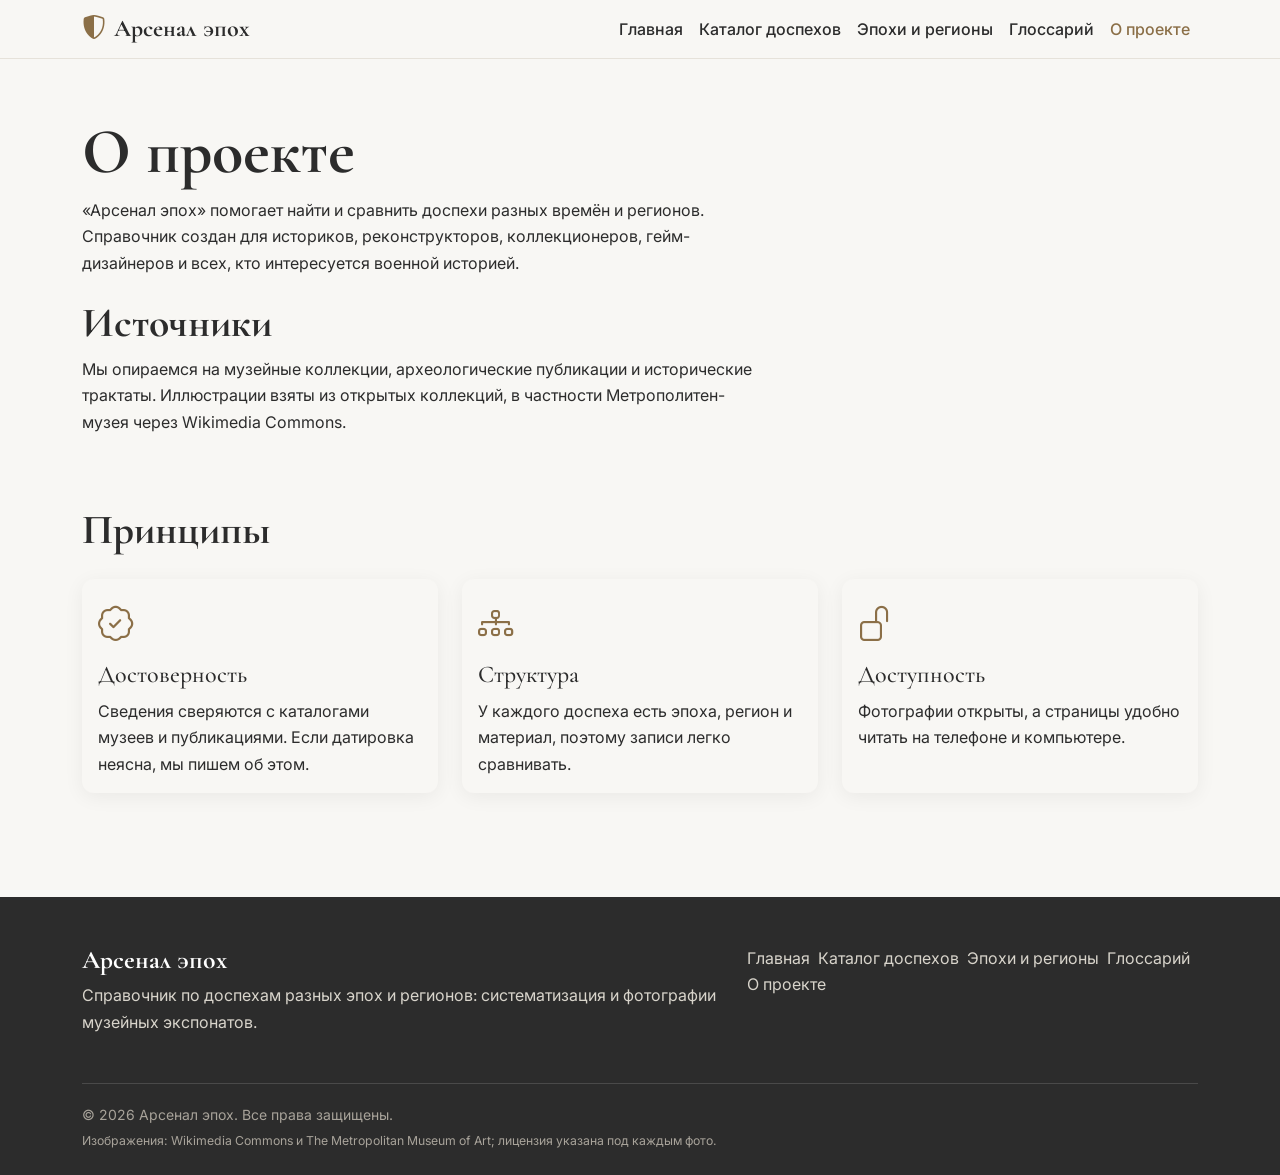
<file: about.html>
<!DOCTYPE html>
<html lang="ru">
<head>
<meta charset="UTF-8"><meta name="viewport" content="width=device-width, initial-scale=1">
<title>О проекте — Арсенал эпох</title>
<meta name="description" content="О справочнике по доспехам: для кого он создан, какие источники используются и на каких принципах построен.">
<script>document.documentElement.classList.add("js")</script>
<link rel="icon" href="data:image/svg+xml,%3Csvg xmlns='http://www.w3.org/2000/svg' viewBox='0 0 64 64'%3E%3Crect width='64' height='64' rx='14' fill='%238b6f47'/%3E%3Cpath d='M32 10l18 6v14c0 12-8 20-18 24C22 50 14 42 14 30V16z' fill='%23fff'/%3E%3C/svg%3E">
<meta property="og:type" content="website"><meta property="og:locale" content="ru_RU"><meta property="og:site_name" content="Арсенал эпох">
<meta property="og:title" content="О проекте — Арсенал эпох"><meta property="og:description" content="О справочнике по доспехам: для кого он создан, какие источники используются и на каких принципах построен.">
<meta property="og:image" content="https://commons.wikimedia.org/wiki/Special:FilePath/Armor_of_Emperor_Ferdinand_I_(1503%E2%80%931564)_MET_96543.jpg?width=1200">
<link href="https://cdn.jsdelivr.net/npm/bootstrap@5.3.3/dist/css/bootstrap.min.css" rel="stylesheet">
<link href="https://cdn.jsdelivr.net/npm/bootstrap-icons@1.11.3/font/bootstrap-icons.css" rel="stylesheet">
<link rel="preconnect" href="https://fonts.googleapis.com"><link rel="preconnect" href="https://fonts.gstatic.com" crossorigin>
<link href="https://fonts.googleapis.com/css2?family=Cormorant+Garamond:wght@600;700&family=Inter:wght@400;500;600&display=swap" rel="stylesheet">
<link href="css/style.css" rel="stylesheet">
</head>
<body>
<a class="skip" href="#main">К содержимому</a>
<header class="sticky-top">
<nav class="navbar navbar-expand-md site-nav" aria-label="Основное меню"><div class="container">
<a class="navbar-brand d-flex align-items-center gap-2" href="index.html"><i class="bi bi-shield-shaded" aria-hidden="true"></i>Арсенал эпох</a>
<button class="navbar-toggler" type="button" data-bs-toggle="collapse" data-bs-target="#nav" aria-controls="nav" aria-expanded="false" aria-label="Открыть меню"><span class="navbar-toggler-icon"></span></button>
<div class="collapse navbar-collapse" id="nav"><ul class="navbar-nav ms-auto"><li class="nav-item"><a class="nav-link" href="index.html">Главная</a></li><li class="nav-item"><a class="nav-link" href="catalog.html">Каталог доспехов</a></li><li class="nav-item"><a class="nav-link" href="epochs.html">Эпохи и регионы</a></li><li class="nav-item"><a class="nav-link" href="glossary.html">Глоссарий</a></li><li class="nav-item"><a class="nav-link active" href="about.html" aria-current="page">О проекте</a></li></ul></div>
</div></nav></header>
<main id="main">

<section class="section pb-0"><div class="container"><h1>О проекте</h1><div class="prose"><p>«Арсенал эпох» помогает найти и сравнить доспехи разных времён и регионов. Справочник создан для историков, реконструкторов, коллекционеров, гейм-дизайнеров и всех, кто интересуется военной историей.</p>
<h2 class="mt-4">Источники</h2><p>Мы опираемся на музейные коллекции, археологические публикации и исторические трактаты. Иллюстрации взяты из открытых коллекций, в частности Метрополитен-музея через Wikimedia Commons.</p></div></div></section>
<section class="section" aria-labelledby="pr"><div class="container"><h2 id="pr" class="mb-4">Принципы</h2><div class="row g-4">
<div class="col-md-4 reveal"><div class="card armor-card h-100"><div class="card-body"><i class="bi bi-patch-check icon-box" aria-hidden="true"></i><h3 class="h4 mt-2">Достоверность</h3><p class="mb-0">Сведения сверяются с каталогами музеев и публикациями. Если датировка неясна, мы пишем об этом.</p></div></div></div><div class="col-md-4 reveal"><div class="card armor-card h-100"><div class="card-body"><i class="bi bi-diagram-3 icon-box" aria-hidden="true"></i><h3 class="h4 mt-2">Структура</h3><p class="mb-0">У каждого доспеха есть эпоха, регион и материал, поэтому записи легко сравнивать.</p></div></div></div><div class="col-md-4 reveal"><div class="card armor-card h-100"><div class="card-body"><i class="bi bi-unlock icon-box" aria-hidden="true"></i><h3 class="h4 mt-2">Доступность</h3><p class="mb-0">Фотографии открыты, а страницы удобно читать на телефоне и компьютере.</p></div></div></div></div></div></section>
</main>
<footer class="site-footer"><div class="container">
<div class="row g-4"><div class="col-md-7"><h2>Арсенал эпох</h2><p>Справочник по доспехам разных эпох и регионов: систематизация и фотографии музейных экспонатов.</p></div>
<div class="col-md-5"><nav aria-label="Меню в подвале"><ul class="list-inline"><li class="list-inline-item"><a href="index.html">Главная</a></li><li class="list-inline-item"><a href="catalog.html">Каталог доспехов</a></li><li class="list-inline-item"><a href="epochs.html">Эпохи и регионы</a></li><li class="list-inline-item"><a href="glossary.html">Глоссарий</a></li><li class="list-inline-item"><a href="about.html">О проекте</a></li></ul></nav></div></div>
<div class="copyright"><p class="mb-1">© 2026 Арсенал эпох. Все права защищены.</p><p class="small mb-0">Изображения: Wikimedia Commons и The Metropolitan Museum of Art; лицензия указана под каждым фото.</p></div>
</div></footer>
<button type="button" class="back-to-top" id="toTop"><i class="bi bi-arrow-up" aria-hidden="true"></i><span>Наверх</span></button>
<script src="https://cdn.jsdelivr.net/npm/bootstrap@5.3.3/dist/js/bootstrap.bundle.min.js"></script>
<script src="js/main.js"></script>
</body>
</html>
</file>
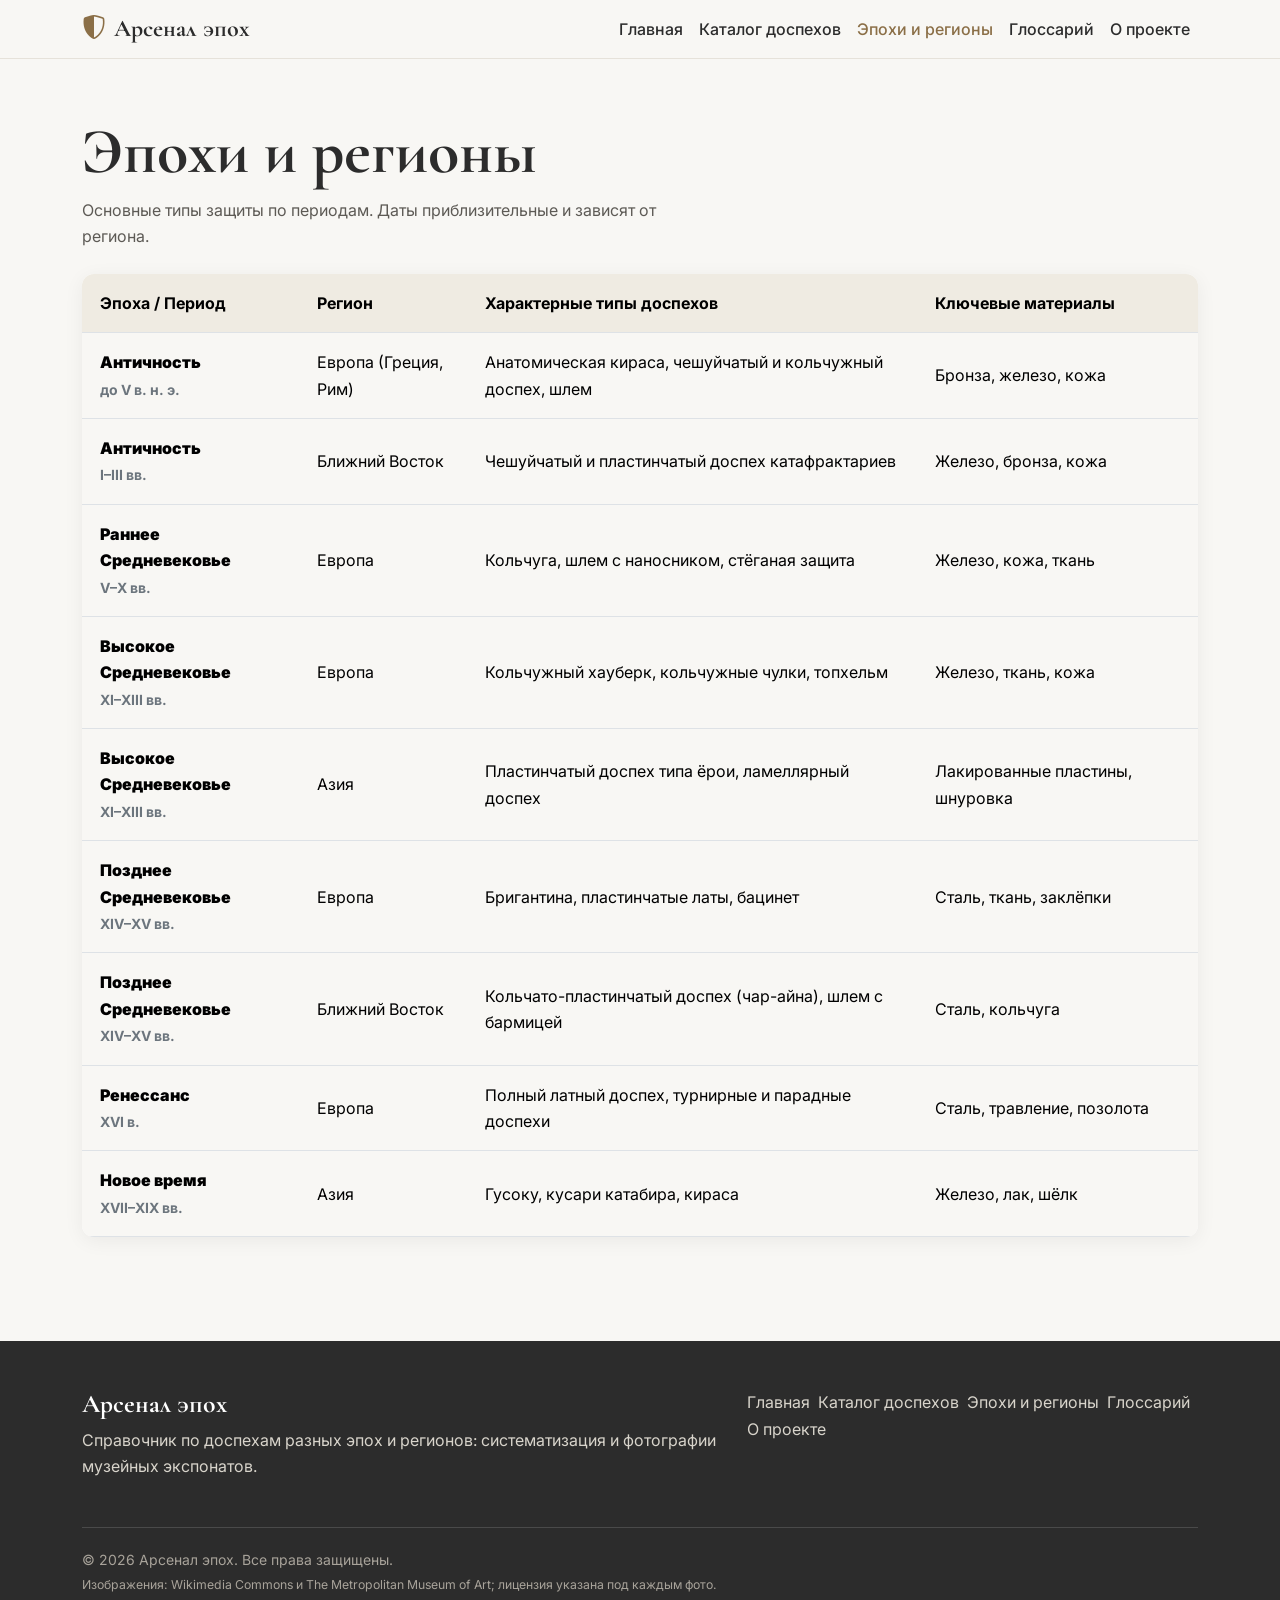
<file: epochs.html>
<!DOCTYPE html>
<html lang="ru">
<head>
<meta charset="UTF-8"><meta name="viewport" content="width=device-width, initial-scale=1">
<title>Эпохи и регионы — Арсенал эпох</title>
<meta name="description" content="Таблица доспехов по эпохам и регионам: от античности до Нового времени, типы и материалы.">
<script>document.documentElement.classList.add("js")</script>
<link rel="icon" href="data:image/svg+xml,%3Csvg xmlns='http://www.w3.org/2000/svg' viewBox='0 0 64 64'%3E%3Crect width='64' height='64' rx='14' fill='%238b6f47'/%3E%3Cpath d='M32 10l18 6v14c0 12-8 20-18 24C22 50 14 42 14 30V16z' fill='%23fff'/%3E%3C/svg%3E">
<meta property="og:type" content="website"><meta property="og:locale" content="ru_RU"><meta property="og:site_name" content="Арсенал эпох">
<meta property="og:title" content="Эпохи и регионы — Арсенал эпох"><meta property="og:description" content="Таблица доспехов по эпохам и регионам: от античности до Нового времени, типы и материалы.">
<meta property="og:image" content="https://commons.wikimedia.org/wiki/Special:FilePath/Armor_of_Emperor_Ferdinand_I_(1503%E2%80%931564)_MET_96543.jpg?width=1200">
<link href="https://cdn.jsdelivr.net/npm/bootstrap@5.3.3/dist/css/bootstrap.min.css" rel="stylesheet">
<link href="https://cdn.jsdelivr.net/npm/bootstrap-icons@1.11.3/font/bootstrap-icons.css" rel="stylesheet">
<link rel="preconnect" href="https://fonts.googleapis.com"><link rel="preconnect" href="https://fonts.gstatic.com" crossorigin>
<link href="https://fonts.googleapis.com/css2?family=Cormorant+Garamond:wght@600;700&family=Inter:wght@400;500;600&display=swap" rel="stylesheet">
<link href="css/style.css" rel="stylesheet">
</head>
<body>
<a class="skip" href="#main">К содержимому</a>
<header class="sticky-top">
<nav class="navbar navbar-expand-md site-nav" aria-label="Основное меню"><div class="container">
<a class="navbar-brand d-flex align-items-center gap-2" href="index.html"><i class="bi bi-shield-shaded" aria-hidden="true"></i>Арсенал эпох</a>
<button class="navbar-toggler" type="button" data-bs-toggle="collapse" data-bs-target="#nav" aria-controls="nav" aria-expanded="false" aria-label="Открыть меню"><span class="navbar-toggler-icon"></span></button>
<div class="collapse navbar-collapse" id="nav"><ul class="navbar-nav ms-auto"><li class="nav-item"><a class="nav-link" href="index.html">Главная</a></li><li class="nav-item"><a class="nav-link" href="catalog.html">Каталог доспехов</a></li><li class="nav-item"><a class="nav-link active" href="epochs.html" aria-current="page">Эпохи и регионы</a></li><li class="nav-item"><a class="nav-link" href="glossary.html">Глоссарий</a></li><li class="nav-item"><a class="nav-link" href="about.html">О проекте</a></li></ul></div>
</div></nav></header>
<main id="main">

<section class="section"><div class="container"><h1>Эпохи и регионы</h1><p class="lead-muted">Основные типы защиты по периодам. Даты приблизительные и зависят от региона.</p>
<div class="table-responsive epochs-table mt-4"><table class="table table-hover align-middle mb-0"><thead><tr><th scope="col">Эпоха / Период</th><th scope="col">Регион</th><th scope="col">Характерные типы доспехов</th><th scope="col">Ключевые материалы</th></tr></thead><tbody><tr><th scope='row'><strong>Античность</strong><br><span class='small text-secondary'>до V в. н. э.</span></th><td>Европа (Греция, Рим)</td><td>Анатомическая кираса, чешуйчатый и кольчужный доспех, шлем</td><td>Бронза, железо, кожа</td></tr><tr><th scope='row'><strong>Античность</strong><br><span class='small text-secondary'>I–III вв.</span></th><td>Ближний Восток</td><td>Чешуйчатый и пластинчатый доспех катафрактариев</td><td>Железо, бронза, кожа</td></tr><tr><th scope='row'><strong>Раннее Средневековье</strong><br><span class='small text-secondary'>V–X вв.</span></th><td>Европа</td><td>Кольчуга, шлем с наносником, стёганая защита</td><td>Железо, кожа, ткань</td></tr><tr><th scope='row'><strong>Высокое Средневековье</strong><br><span class='small text-secondary'>XI–XIII вв.</span></th><td>Европа</td><td>Кольчужный хауберк, кольчужные чулки, топхельм</td><td>Железо, ткань, кожа</td></tr><tr><th scope='row'><strong>Высокое Средневековье</strong><br><span class='small text-secondary'>XI–XIII вв.</span></th><td>Азия</td><td>Пластинчатый доспех типа ёрои, ламеллярный доспех</td><td>Лакированные пластины, шнуровка</td></tr><tr><th scope='row'><strong>Позднее Средневековье</strong><br><span class='small text-secondary'>XIV–XV вв.</span></th><td>Европа</td><td>Бригантина, пластинчатые латы, бацинет</td><td>Сталь, ткань, заклёпки</td></tr><tr><th scope='row'><strong>Позднее Средневековье</strong><br><span class='small text-secondary'>XIV–XV вв.</span></th><td>Ближний Восток</td><td>Кольчато-пластинчатый доспех (чар-айна), шлем с бармицей</td><td>Сталь, кольчуга</td></tr><tr><th scope='row'><strong>Ренессанс</strong><br><span class='small text-secondary'>XVI в.</span></th><td>Европа</td><td>Полный латный доспех, турнирные и парадные доспехи</td><td>Сталь, травление, позолота</td></tr><tr><th scope='row'><strong>Новое время</strong><br><span class='small text-secondary'>XVII–XIX вв.</span></th><td>Азия</td><td>Гусоку, кусари катабира, кираса</td><td>Железо, лак, шёлк</td></tr></tbody></table></div></div></section>
</main>
<footer class="site-footer"><div class="container">
<div class="row g-4"><div class="col-md-7"><h2>Арсенал эпох</h2><p>Справочник по доспехам разных эпох и регионов: систематизация и фотографии музейных экспонатов.</p></div>
<div class="col-md-5"><nav aria-label="Меню в подвале"><ul class="list-inline"><li class="list-inline-item"><a href="index.html">Главная</a></li><li class="list-inline-item"><a href="catalog.html">Каталог доспехов</a></li><li class="list-inline-item"><a href="epochs.html">Эпохи и регионы</a></li><li class="list-inline-item"><a href="glossary.html">Глоссарий</a></li><li class="list-inline-item"><a href="about.html">О проекте</a></li></ul></nav></div></div>
<div class="copyright"><p class="mb-1">© 2026 Арсенал эпох. Все права защищены.</p><p class="small mb-0">Изображения: Wikimedia Commons и The Metropolitan Museum of Art; лицензия указана под каждым фото.</p></div>
</div></footer>
<button type="button" class="back-to-top" id="toTop"><i class="bi bi-arrow-up" aria-hidden="true"></i><span>Наверх</span></button>
<script src="https://cdn.jsdelivr.net/npm/bootstrap@5.3.3/dist/js/bootstrap.bundle.min.js"></script>
<script src="js/main.js"></script>
</body>
</html>
</file>
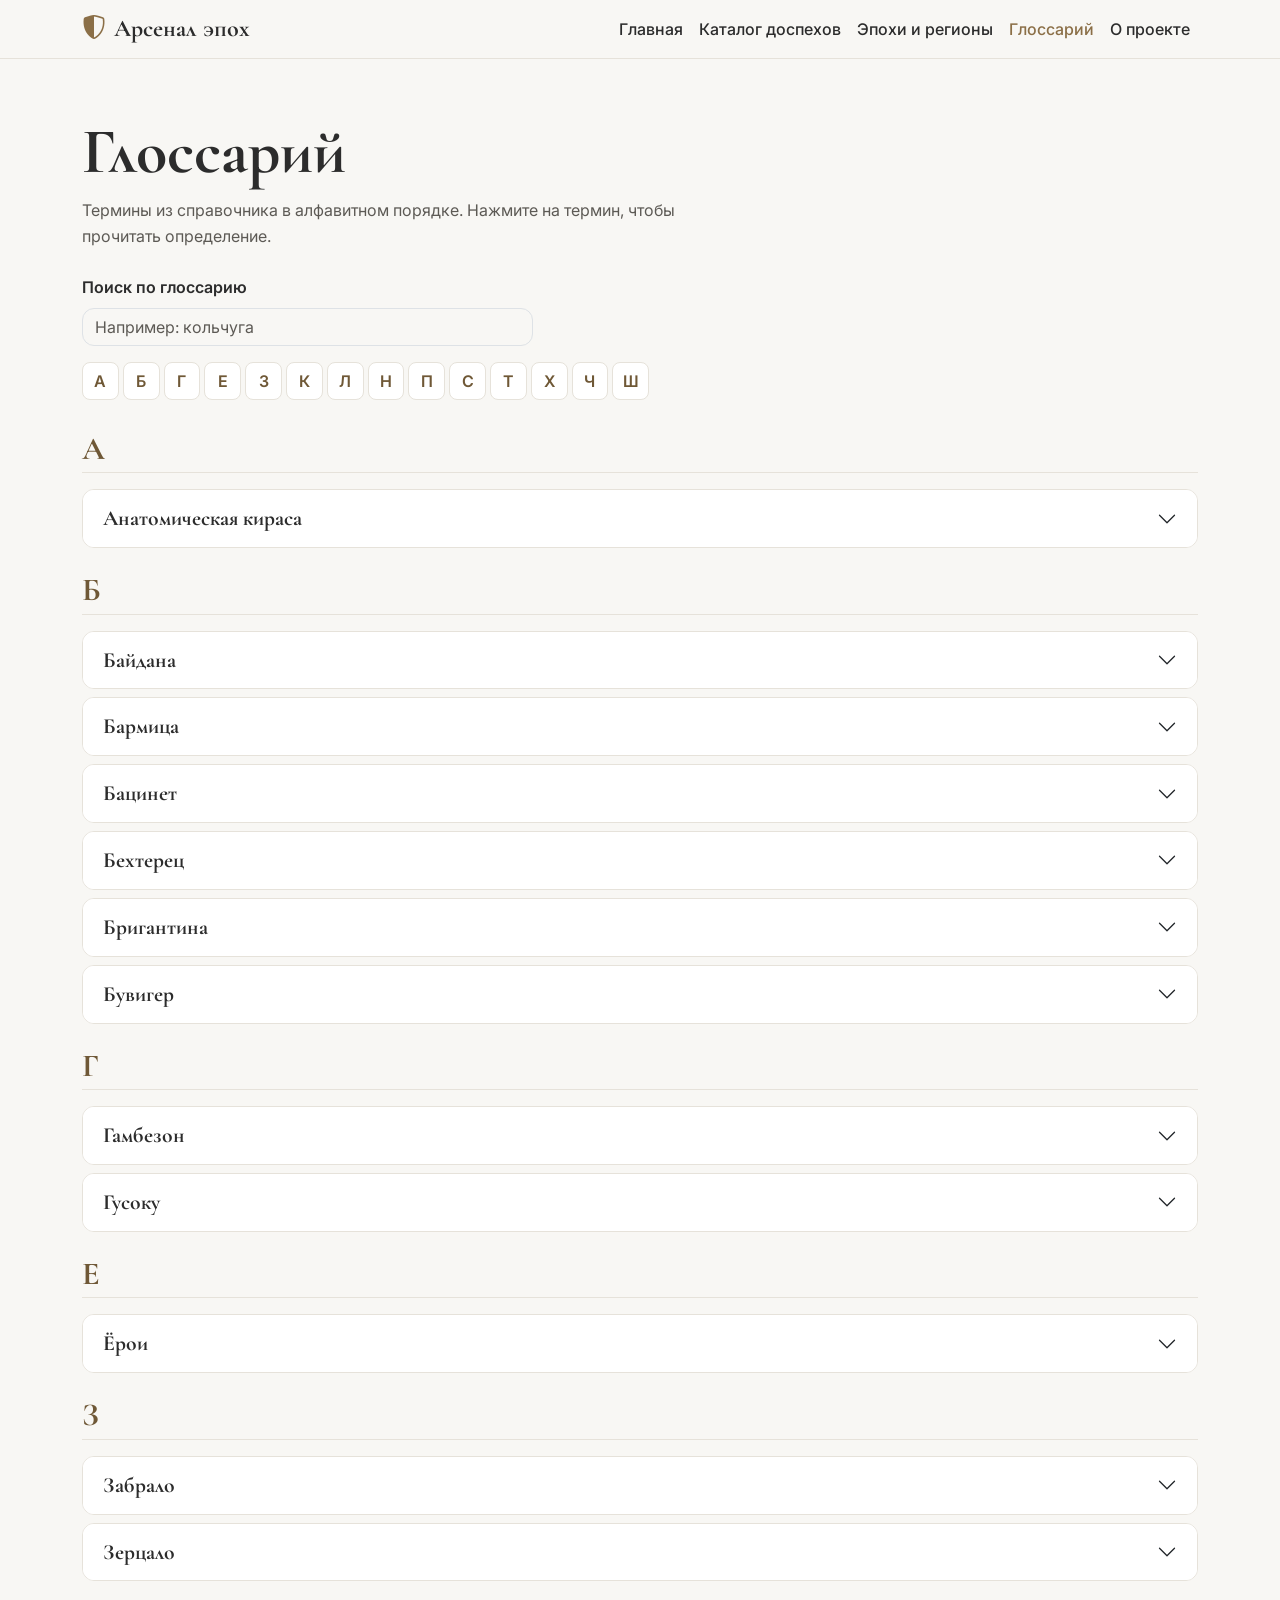
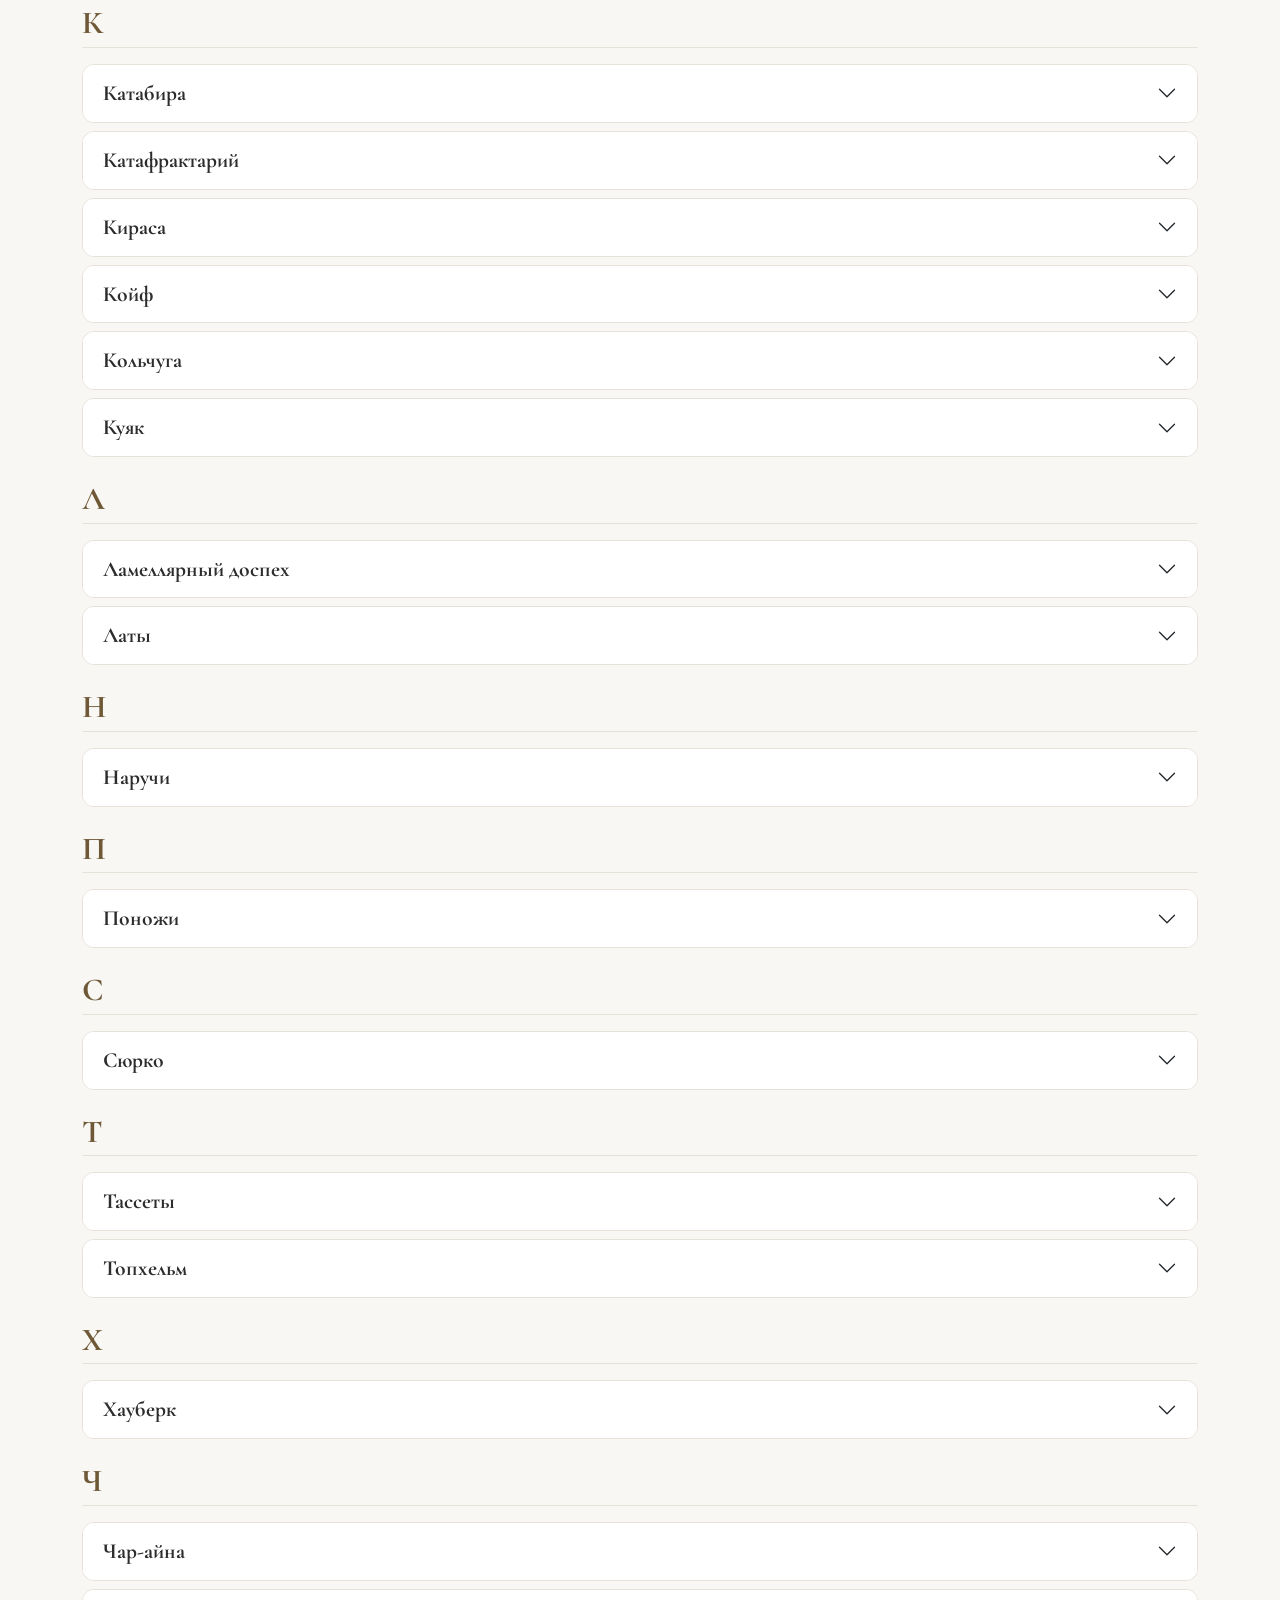
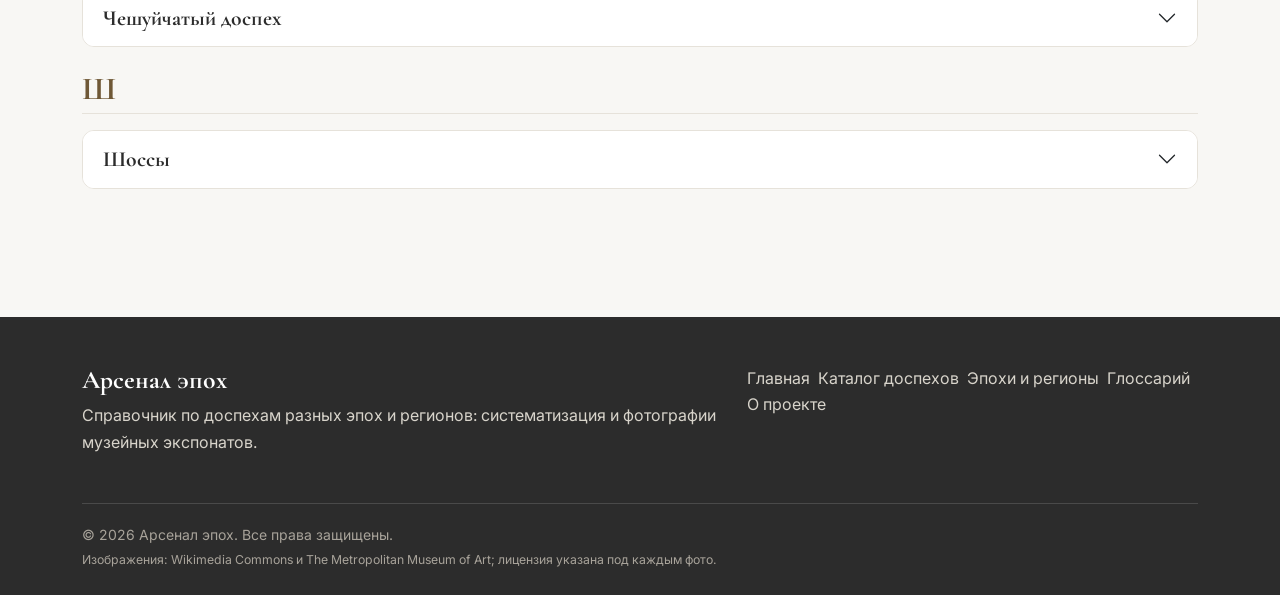
<file: glossary.html>
<!DOCTYPE html>
<html lang="ru">
<head>
<meta charset="UTF-8"><meta name="viewport" content="width=device-width, initial-scale=1">
<title>Глоссарий — Арсенал эпох</title>
<meta name="description" content="Алфавитный словарь терминов о доспехах: хауберк, байдана, бригантина, зерцало, куяк, наручи, шоссы и другие.">
<script>document.documentElement.classList.add("js")</script>
<link rel="icon" href="data:image/svg+xml,%3Csvg xmlns='http://www.w3.org/2000/svg' viewBox='0 0 64 64'%3E%3Crect width='64' height='64' rx='14' fill='%238b6f47'/%3E%3Cpath d='M32 10l18 6v14c0 12-8 20-18 24C22 50 14 42 14 30V16z' fill='%23fff'/%3E%3C/svg%3E">
<meta property="og:type" content="website"><meta property="og:locale" content="ru_RU"><meta property="og:site_name" content="Арсенал эпох">
<meta property="og:title" content="Глоссарий — Арсенал эпох"><meta property="og:description" content="Алфавитный словарь терминов о доспехах: хауберк, байдана, бригантина, зерцало, куяк, наручи, шоссы и другие.">
<meta property="og:image" content="https://commons.wikimedia.org/wiki/Special:FilePath/Armor_of_Emperor_Ferdinand_I_(1503%E2%80%931564)_MET_96543.jpg?width=1200">
<link href="https://cdn.jsdelivr.net/npm/bootstrap@5.3.3/dist/css/bootstrap.min.css" rel="stylesheet">
<link href="https://cdn.jsdelivr.net/npm/bootstrap-icons@1.11.3/font/bootstrap-icons.css" rel="stylesheet">
<link rel="preconnect" href="https://fonts.googleapis.com"><link rel="preconnect" href="https://fonts.gstatic.com" crossorigin>
<link href="https://fonts.googleapis.com/css2?family=Cormorant+Garamond:wght@600;700&family=Inter:wght@400;500;600&display=swap" rel="stylesheet">
<link href="css/style.css" rel="stylesheet">
</head>
<body>
<a class="skip" href="#main">К содержимому</a>
<header class="sticky-top">
<nav class="navbar navbar-expand-md site-nav" aria-label="Основное меню"><div class="container">
<a class="navbar-brand d-flex align-items-center gap-2" href="index.html"><i class="bi bi-shield-shaded" aria-hidden="true"></i>Арсенал эпох</a>
<button class="navbar-toggler" type="button" data-bs-toggle="collapse" data-bs-target="#nav" aria-controls="nav" aria-expanded="false" aria-label="Открыть меню"><span class="navbar-toggler-icon"></span></button>
<div class="collapse navbar-collapse" id="nav"><ul class="navbar-nav ms-auto"><li class="nav-item"><a class="nav-link" href="index.html">Главная</a></li><li class="nav-item"><a class="nav-link" href="catalog.html">Каталог доспехов</a></li><li class="nav-item"><a class="nav-link" href="epochs.html">Эпохи и регионы</a></li><li class="nav-item"><a class="nav-link active" href="glossary.html" aria-current="page">Глоссарий</a></li><li class="nav-item"><a class="nav-link" href="about.html">О проекте</a></li></ul></div>
</div></nav></header>
<main id="main">

<section class="section pb-0"><div class="container"><h1>Глоссарий</h1><p class="lead-muted">Термины из справочника в алфавитном порядке. Нажмите на термин, чтобы прочитать определение.</p>
<div class="row mt-4"><div class="col-md-6 col-lg-5"><label for="g-search" class="form-label fw-semibold">Поиск по глоссарию</label><input type="search" id="g-search" class="form-control" placeholder="Например: кольчуга" autocomplete="off"></div></div>
<nav class="gl-letters mt-3" aria-label="Алфавитный указатель"><a href="#letter-А">А</a><a href="#letter-Б">Б</a><a href="#letter-Г">Г</a><a href="#letter-Е">Е</a><a href="#letter-З">З</a><a href="#letter-К">К</a><a href="#letter-Л">Л</a><a href="#letter-Н">Н</a><a href="#letter-П">П</a><a href="#letter-С">С</a><a href="#letter-Т">Т</a><a href="#letter-Х">Х</a><a href="#letter-Ч">Ч</a><a href="#letter-Ш">Ш</a></nav></div></section>
<section class="section pt-4"><div class="container"><div id="g-list">
<section class="gl-group" id="letter-А" aria-labelledby="h-А"><h2 class="gl-letter" id="h-А">А</h2>
<div class="accordion gl-item mb-2"><div class="accordion-item"><h3 class="accordion-header"><button class="accordion-button collapsed" type="button" data-bs-toggle="collapse" data-bs-target="#t-1" aria-expanded="false" aria-controls="t-1">Анатомическая кираса</button></h3><div id="t-1" class="accordion-collapse collapse"><div class="accordion-body"><p>Нагрудник и наспинник, повторяющие рельеф мышц торса. Изготавливались из бронзы, позже из железа или кожи.</p><p class="small text-secondary mb-0"><i class="bi bi-clock-history" aria-hidden="true"></i> Античность · Греция, Рим</p></div></div></div></div>
</section>
<section class="gl-group" id="letter-Б" aria-labelledby="h-Б"><h2 class="gl-letter" id="h-Б">Б</h2>
<div class="accordion gl-item mb-2"><div class="accordion-item"><h3 class="accordion-header"><button class="accordion-button collapsed" type="button" data-bs-toggle="collapse" data-bs-target="#t-2" aria-expanded="false" aria-controls="t-2">Байдана</button></h3><div id="t-2" class="accordion-collapse collapse"><div class="accordion-body"><p>Кольчуга из крупных плоских (расплющенных) колец. Была популярна на Руси и на Востоке и часто служила парадным доспехом.</p><p class="small text-secondary mb-0"><i class="bi bi-clock-history" aria-hidden="true"></i> XIV–XVII вв. · Русь, Восточная Европа, Ближний Восток</p></div></div></div></div>
<div class="accordion gl-item mb-2"><div class="accordion-item"><h3 class="accordion-header"><button class="accordion-button collapsed" type="button" data-bs-toggle="collapse" data-bs-target="#t-3" aria-expanded="false" aria-controls="t-3">Бармица</button></h3><div id="t-3" class="accordion-collapse collapse"><div class="accordion-body"><p>Кольчужное полотно, подвешенное к шлему. Закрывало шею, плечи и часть лица.</p><p class="small text-secondary mb-0"><i class="bi bi-clock-history" aria-hidden="true"></i> Средневековье · Европа, Ближний Восток</p></div></div></div></div>
<div class="accordion gl-item mb-2"><div class="accordion-item"><h3 class="accordion-header"><button class="accordion-button collapsed" type="button" data-bs-toggle="collapse" data-bs-target="#t-4" aria-expanded="false" aria-controls="t-4">Бацинет</button></h3><div id="t-4" class="accordion-collapse collapse"><div class="accordion-body"><p>Шлем, плотно облегающий голову. Сначала носился с кольчужной бармицей, позже получил подвижное забрало.</p><p class="small text-secondary mb-0"><i class="bi bi-clock-history" aria-hidden="true"></i> XIV–XV вв. · Европа</p></div></div></div></div>
<div class="accordion gl-item mb-2"><div class="accordion-item"><h3 class="accordion-header"><button class="accordion-button collapsed" type="button" data-bs-toggle="collapse" data-bs-target="#t-5" aria-expanded="false" aria-controls="t-5">Бехтерец</button></h3><div id="t-5" class="accordion-collapse collapse"><div class="accordion-body"><p>Доспех из рядов узких вертикальных пластин, соединённых кольцами. Пластины шли внахлёст, что делало броню гибкой.</p><p class="small text-secondary mb-0"><i class="bi bi-clock-history" aria-hidden="true"></i> XVI–XVII вв. · Русь, Московское государство</p></div></div></div></div>
<div class="accordion gl-item mb-2"><div class="accordion-item"><h3 class="accordion-header"><button class="accordion-button collapsed" type="button" data-bs-toggle="collapse" data-bs-target="#t-6" aria-expanded="false" aria-controls="t-6">Бригантина</button></h3><div id="t-6" class="accordion-collapse collapse"><div class="accordion-body"><p>Доспех из небольших металлических пластин, закреплённых заклёпками на ткани или коже. Снаружи часто обтягивался сукном или бархатом, поэтому были видны только заклёпки.</p><p class="small text-secondary mb-0"><i class="bi bi-clock-history" aria-hidden="true"></i> XIV–XVI вв. · Европа</p></div></div></div></div>
<div class="accordion gl-item mb-2"><div class="accordion-item"><h3 class="accordion-header"><button class="accordion-button collapsed" type="button" data-bs-toggle="collapse" data-bs-target="#t-7" aria-expanded="false" aria-controls="t-7">Бувигер</button></h3><div id="t-7" class="accordion-collapse collapse"><div class="accordion-body"><p>Пластинчатая защита подбородка и горла. Крепилась к кирасе или шлему и закрывала уязвимое место между ними.</p><p class="small text-secondary mb-0"><i class="bi bi-clock-history" aria-hidden="true"></i> XV–XVI вв. · Европа</p></div></div></div></div>
</section>
<section class="gl-group" id="letter-Г" aria-labelledby="h-Г"><h2 class="gl-letter" id="h-Г">Г</h2>
<div class="accordion gl-item mb-2"><div class="accordion-item"><h3 class="accordion-header"><button class="accordion-button collapsed" type="button" data-bs-toggle="collapse" data-bs-target="#t-8" aria-expanded="false" aria-controls="t-8">Гамбезон</button></h3><div id="t-8" class="accordion-collapse collapse"><div class="accordion-body"><p>Стёганая куртка из слоёв ткани с набивкой. Использовалась как самостоятельная защита или как поддоспешник под кольчугу.</p><p class="small text-secondary mb-0"><i class="bi bi-clock-history" aria-hidden="true"></i> Раннее и высокое Средневековье · Европа</p></div></div></div></div>
<div class="accordion gl-item mb-2"><div class="accordion-item"><h3 class="accordion-header"><button class="accordion-button collapsed" type="button" data-bs-toggle="collapse" data-bs-target="#t-9" aria-expanded="false" aria-controls="t-9">Гусоку</button></h3><div id="t-9" class="accordion-collapse collapse"><div class="accordion-body"><p>Японский доспех в «полном комплекте»: название означает снаряжение. Распространился с XVI в. и мог сочетать пластины, кольчужные участки и кирасу.</p><p class="small text-secondary mb-0"><i class="bi bi-clock-history" aria-hidden="true"></i> XVI–XIX вв. · Япония</p></div></div></div></div>
</section>
<section class="gl-group" id="letter-Е" aria-labelledby="h-Е"><h2 class="gl-letter" id="h-Е">Е</h2>
<div class="accordion gl-item mb-2"><div class="accordion-item"><h3 class="accordion-header"><button class="accordion-button collapsed" type="button" data-bs-toggle="collapse" data-bs-target="#t-10" aria-expanded="false" aria-controls="t-10">Ёрои</button></h3><div id="t-10" class="accordion-collapse collapse"><div class="accordion-body"><p>Японский пластинчатый доспех, собранный из лакированных пластин на шнуровке. Тяжёлый вариант о-ёрои носили конные воины-самураи.</p><p class="small text-secondary mb-0"><i class="bi bi-clock-history" aria-hidden="true"></i> XI–XIII вв. · Япония</p></div></div></div></div>
</section>
<section class="gl-group" id="letter-З" aria-labelledby="h-З"><h2 class="gl-letter" id="h-З">З</h2>
<div class="accordion gl-item mb-2"><div class="accordion-item"><h3 class="accordion-header"><button class="accordion-button collapsed" type="button" data-bs-toggle="collapse" data-bs-target="#t-11" aria-expanded="false" aria-controls="t-11">Забрало</button></h3><div id="t-11" class="accordion-collapse collapse"><div class="accordion-body"><p>Подвижная часть шлема, закрывающая лицо. Поднимается и опускается, чтобы можно было видеть, дышать и говорить.</p><p class="small text-secondary mb-0"><i class="bi bi-clock-history" aria-hidden="true"></i> XIV–XVI вв. · Европа</p></div></div></div></div>
<div class="accordion gl-item mb-2"><div class="accordion-item"><h3 class="accordion-header"><button class="accordion-button collapsed" type="button" data-bs-toggle="collapse" data-bs-target="#t-12" aria-expanded="false" aria-controls="t-12">Зерцало</button></h3><div id="t-12" class="accordion-collapse collapse"><div class="accordion-body"><p>Доспех из крупных пластин, защищавших грудь, спину и бока. Пластины соединялись ремнями и кольцами, а само зерцало часто носили поверх кольчуги.</p><p class="small text-secondary mb-0"><i class="bi bi-clock-history" aria-hidden="true"></i> XVI–XVII вв. · Русь</p></div></div></div></div>
</section>
<section class="gl-group" id="letter-К" aria-labelledby="h-К"><h2 class="gl-letter" id="h-К">К</h2>
<div class="accordion gl-item mb-2"><div class="accordion-item"><h3 class="accordion-header"><button class="accordion-button collapsed" type="button" data-bs-toggle="collapse" data-bs-target="#t-13" aria-expanded="false" aria-controls="t-13">Катабира</button></h3><div id="t-13" class="accordion-collapse collapse"><div class="accordion-body"><p>Японская кольчужная одежда (кусари катабира): куртка из колец, которую часто пришивали к ткани или носили под одеждой.</p><p class="small text-secondary mb-0"><i class="bi bi-clock-history" aria-hidden="true"></i> Новое время · Япония</p></div></div></div></div>
<div class="accordion gl-item mb-2"><div class="accordion-item"><h3 class="accordion-header"><button class="accordion-button collapsed" type="button" data-bs-toggle="collapse" data-bs-target="#t-14" aria-expanded="false" aria-controls="t-14">Катафрактарий</button></h3><div id="t-14" class="accordion-collapse collapse"><div class="accordion-body"><p>Тяжёлый всадник, у которого броня защищает и самого воина, и лошадь. Использовал чешуйчатые и пластинчатые доспехи.</p><p class="small text-secondary mb-0"><i class="bi bi-clock-history" aria-hidden="true"></i> Античность · Парфия, Рим, Византия, Ближний Восток</p></div></div></div></div>
<div class="accordion gl-item mb-2"><div class="accordion-item"><h3 class="accordion-header"><button class="accordion-button collapsed" type="button" data-bs-toggle="collapse" data-bs-target="#t-15" aria-expanded="false" aria-controls="t-15">Кираса</button></h3><div id="t-15" class="accordion-collapse collapse"><div class="accordion-body"><p>Жёсткая защита корпуса, состоящая из нагрудника и наспинника. Стала основой полного латного доспеха.</p><p class="small text-secondary mb-0"><i class="bi bi-clock-history" aria-hidden="true"></i> Античность – Новое время · Европа</p></div></div></div></div>
<div class="accordion gl-item mb-2"><div class="accordion-item"><h3 class="accordion-header"><button class="accordion-button collapsed" type="button" data-bs-toggle="collapse" data-bs-target="#t-16" aria-expanded="false" aria-controls="t-16">Койф</button></h3><div id="t-16" class="accordion-collapse collapse"><div class="accordion-body"><p>Кольчужный капюшон, закрывающий голову и шею. Часто надевался под шлем.</p><p class="small text-secondary mb-0"><i class="bi bi-clock-history" aria-hidden="true"></i> Средневековье · Европа</p></div></div></div></div>
<div class="accordion gl-item mb-2"><div class="accordion-item"><h3 class="accordion-header"><button class="accordion-button collapsed" type="button" data-bs-toggle="collapse" data-bs-target="#t-17" aria-expanded="false" aria-controls="t-17">Кольчуга</button></h3><div id="t-17" class="accordion-collapse collapse"><div class="accordion-body"><p>Доспех из переплетённых металлических колец, которые могли быть клёпаными или цельными. Хорошо защищает от рубящих ударов и гибок.</p><p class="small text-secondary mb-0"><i class="bi bi-clock-history" aria-hidden="true"></i> Античность – Новое время · Европа, Азия, Ближний Восток</p></div></div></div></div>
<div class="accordion gl-item mb-2"><div class="accordion-item"><h3 class="accordion-header"><button class="accordion-button collapsed" type="button" data-bs-toggle="collapse" data-bs-target="#t-18" aria-expanded="false" aria-controls="t-18">Куяк</button></h3><div id="t-18" class="accordion-collapse collapse"><div class="accordion-body"><p>Доспех из металлических пластин, нашитых или вшитых в тканевую основу. Нередко покрывался бархатом или другой дорогой тканью.</p><p class="small text-secondary mb-0"><i class="bi bi-clock-history" aria-hidden="true"></i> XVI–XVII вв. · Русь, Восток</p></div></div></div></div>
</section>
<section class="gl-group" id="letter-Л" aria-labelledby="h-Л"><h2 class="gl-letter" id="h-Л">Л</h2>
<div class="accordion gl-item mb-2"><div class="accordion-item"><h3 class="accordion-header"><button class="accordion-button collapsed" type="button" data-bs-toggle="collapse" data-bs-target="#t-19" aria-expanded="false" aria-controls="t-19">Ламеллярный доспех</button></h3><div id="t-19" class="accordion-collapse collapse"><div class="accordion-body"><p>Доспех из множества небольших пластин (ламелей), которые соединялись друг с другом шнуровкой, а не крепились к тканевой основе.</p><p class="small text-secondary mb-0"><i class="bi bi-clock-history" aria-hidden="true"></i> С древности · Азия, Византия, Ближний Восток</p></div></div></div></div>
<div class="accordion gl-item mb-2"><div class="accordion-item"><h3 class="accordion-header"><button class="accordion-button collapsed" type="button" data-bs-toggle="collapse" data-bs-target="#t-20" aria-expanded="false" aria-controls="t-20">Латы</button></h3><div id="t-20" class="accordion-collapse collapse"><div class="accordion-body"><p>Общее название доспехов из металлических пластин. Полный латный доспех закрывал всё тело воина.</p><p class="small text-secondary mb-0"><i class="bi bi-clock-history" aria-hidden="true"></i> XIV–XVI вв. · Европа</p></div></div></div></div>
</section>
<section class="gl-group" id="letter-Н" aria-labelledby="h-Н"><h2 class="gl-letter" id="h-Н">Н</h2>
<div class="accordion gl-item mb-2"><div class="accordion-item"><h3 class="accordion-header"><button class="accordion-button collapsed" type="button" data-bs-toggle="collapse" data-bs-target="#t-21" aria-expanded="false" aria-controls="t-21">Наручи</button></h3><div id="t-21" class="accordion-collapse collapse"><div class="accordion-body"><p>Защита предплечья от запястья до локтя. Могли быть цельными или состоять из двух половин на петлях.</p><p class="small text-secondary mb-0"><i class="bi bi-clock-history" aria-hidden="true"></i> Разные эпохи</p></div></div></div></div>
</section>
<section class="gl-group" id="letter-П" aria-labelledby="h-П"><h2 class="gl-letter" id="h-П">П</h2>
<div class="accordion gl-item mb-2"><div class="accordion-item"><h3 class="accordion-header"><button class="accordion-button collapsed" type="button" data-bs-toggle="collapse" data-bs-target="#t-22" aria-expanded="false" aria-controls="t-22">Поножи</button></h3><div id="t-22" class="accordion-collapse collapse"><div class="accordion-body"><p>Защита голени от колена до щиколотки. Известны ещё у греческих гоплитов, позднее входили в латный доспех.</p><p class="small text-secondary mb-0"><i class="bi bi-clock-history" aria-hidden="true"></i> Античность – Ренессанс · Европа</p></div></div></div></div>
</section>
<section class="gl-group" id="letter-С" aria-labelledby="h-С"><h2 class="gl-letter" id="h-С">С</h2>
<div class="accordion gl-item mb-2"><div class="accordion-item"><h3 class="accordion-header"><button class="accordion-button collapsed" type="button" data-bs-toggle="collapse" data-bs-target="#t-23" aria-expanded="false" aria-controls="t-23">Сюрко</button></h3><div id="t-23" class="accordion-collapse collapse"><div class="accordion-body"><p>Свободная накидка из ткани, надевавшаяся поверх доспеха. Защищала металл от солнца и грязи, а герб на ней помогал опознать владельца.</p><p class="small text-secondary mb-0"><i class="bi bi-clock-history" aria-hidden="true"></i> XII–XIV вв. · Европа</p></div></div></div></div>
</section>
<section class="gl-group" id="letter-Т" aria-labelledby="h-Т"><h2 class="gl-letter" id="h-Т">Т</h2>
<div class="accordion gl-item mb-2"><div class="accordion-item"><h3 class="accordion-header"><button class="accordion-button collapsed" type="button" data-bs-toggle="collapse" data-bs-target="#t-24" aria-expanded="false" aria-controls="t-24">Тассеты</button></h3><div id="t-24" class="accordion-collapse collapse"><div class="accordion-body"><p>Пластины, подвешенные к нижнему краю кирасы. Защищали бёдра и позволяли свободно двигаться.</p><p class="small text-secondary mb-0"><i class="bi bi-clock-history" aria-hidden="true"></i> XV–XVI вв. · Европа</p></div></div></div></div>
<div class="accordion gl-item mb-2"><div class="accordion-item"><h3 class="accordion-header"><button class="accordion-button collapsed" type="button" data-bs-toggle="collapse" data-bs-target="#t-25" aria-expanded="false" aria-controls="t-25">Топхельм</button></h3><div id="t-25" class="accordion-collapse collapse"><div class="accordion-body"><p>Закрытый шлем, полностью скрывающий голову, с плоским или слегка скруглённым верхом. Имел узкие прорези для глаз и отверстия для дыхания.</p><p class="small text-secondary mb-0"><i class="bi bi-clock-history" aria-hidden="true"></i> XII–XIV вв. · Европа</p></div></div></div></div>
</section>
<section class="gl-group" id="letter-Х" aria-labelledby="h-Х"><h2 class="gl-letter" id="h-Х">Х</h2>
<div class="accordion gl-item mb-2"><div class="accordion-item"><h3 class="accordion-header"><button class="accordion-button collapsed" type="button" data-bs-toggle="collapse" data-bs-target="#t-26" aria-expanded="false" aria-controls="t-26">Хауберк</button></h3><div id="t-26" class="accordion-collapse collapse"><div class="accordion-body"><p>Длинная кольчужная рубаха с рукавами, закрывающая тело, плечи и бёдра. Иногда имела капюшон.</p><p class="small text-secondary mb-0"><i class="bi bi-clock-history" aria-hidden="true"></i> XI–XIII вв. · Европа</p></div></div></div></div>
</section>
<section class="gl-group" id="letter-Ч" aria-labelledby="h-Ч"><h2 class="gl-letter" id="h-Ч">Ч</h2>
<div class="accordion gl-item mb-2"><div class="accordion-item"><h3 class="accordion-header"><button class="accordion-button collapsed" type="button" data-bs-toggle="collapse" data-bs-target="#t-27" aria-expanded="false" aria-controls="t-27">Чар-айна</button></h3><div id="t-27" class="accordion-collapse collapse"><div class="accordion-body"><p>Название переводится как «четыре зеркала». Доспех из четырёх пластин (на грудь, спину и бока), которые надевали поверх кольчуги.</p><p class="small text-secondary mb-0"><i class="bi bi-clock-history" aria-hidden="true"></i> XIV–XVII вв. · Персия, Ближний Восток, Центральная Азия</p></div></div></div></div>
<div class="accordion gl-item mb-2"><div class="accordion-item"><h3 class="accordion-header"><button class="accordion-button collapsed" type="button" data-bs-toggle="collapse" data-bs-target="#t-28" aria-expanded="false" aria-controls="t-28">Чешуйчатый доспех</button></h3><div id="t-28" class="accordion-collapse collapse"><div class="accordion-body"><p>Доспех из небольших пластин, нашитых внахлёст на ткань или кожу, как рыбья чешуя.</p><p class="small text-secondary mb-0"><i class="bi bi-clock-history" aria-hidden="true"></i> Античность и позже · Европа, Ближний Восток</p></div></div></div></div>
</section>
<section class="gl-group" id="letter-Ш" aria-labelledby="h-Ш"><h2 class="gl-letter" id="h-Ш">Ш</h2>
<div class="accordion gl-item mb-2"><div class="accordion-item"><h3 class="accordion-header"><button class="accordion-button collapsed" type="button" data-bs-toggle="collapse" data-bs-target="#t-29" aria-expanded="false" aria-controls="t-29">Шоссы</button></h3><div id="t-29" class="accordion-collapse collapse"><div class="accordion-body"><p>Защита ног. В Высокое Средневековье так называли кольчужные чулки, а позднее и пластинчатую защиту ног.</p><p class="small text-secondary mb-0"><i class="bi bi-clock-history" aria-hidden="true"></i> XI–XIII вв. · Европа</p></div></div></div></div>
</section>
</div><p class="empty lead-muted" id="g-empty" role="status">Ничего не найдено. Попробуйте другое слово.</p></div></section>
</main>
<footer class="site-footer"><div class="container">
<div class="row g-4"><div class="col-md-7"><h2>Арсенал эпох</h2><p>Справочник по доспехам разных эпох и регионов: систематизация и фотографии музейных экспонатов.</p></div>
<div class="col-md-5"><nav aria-label="Меню в подвале"><ul class="list-inline"><li class="list-inline-item"><a href="index.html">Главная</a></li><li class="list-inline-item"><a href="catalog.html">Каталог доспехов</a></li><li class="list-inline-item"><a href="epochs.html">Эпохи и регионы</a></li><li class="list-inline-item"><a href="glossary.html">Глоссарий</a></li><li class="list-inline-item"><a href="about.html">О проекте</a></li></ul></nav></div></div>
<div class="copyright"><p class="mb-1">© 2026 Арсенал эпох. Все права защищены.</p><p class="small mb-0">Изображения: Wikimedia Commons и The Metropolitan Museum of Art; лицензия указана под каждым фото.</p></div>
</div></footer>
<button type="button" class="back-to-top" id="toTop"><i class="bi bi-arrow-up" aria-hidden="true"></i><span>Наверх</span></button>
<script src="https://cdn.jsdelivr.net/npm/bootstrap@5.3.3/dist/js/bootstrap.bundle.min.js"></script>
<script src="js/main.js"></script>
</body>
</html>
</file>
<file: css/style.css>
/* ===== Bootstrap variables override ===== */
:root{
--bs-body-bg:#f8f7f4;--bs-body-color:#2c2c2c;--bs-primary:#8b6f47;--bs-primary-rgb:139,111,71;
--bs-link-color:#6f5836;--bs-link-hover-color:#8b6f47;--bs-border-radius:.75rem;--bs-border-radius-lg:1rem;
--bs-body-font-family:'Inter',system-ui,sans-serif;--bs-secondary-color:#5d5a55;
--font-head:'Cormorant Garamond',Georgia,serif;--bronze-dark:#6f5836}
.btn-primary{--bs-btn-bg:#8b6f47;--bs-btn-border-color:#8b6f47;--bs-btn-hover-bg:#6f5836;--bs-btn-hover-border-color:#6f5836;--bs-btn-active-bg:#5e4a2d;--bs-btn-active-border-color:#5e4a2d;--bs-btn-disabled-bg:#8b6f47}
.btn-outline-secondary{--bs-btn-color:#2c2c2c;--bs-btn-border-color:#8b6f47;--bs-btn-hover-bg:#8b6f47;--bs-btn-hover-border-color:#8b6f47;--bs-btn-hover-color:#fff}

/* ===== Global ===== */
body{line-height:1.65}
h1,h2,h3,.h1,.h2,.h3,.navbar-brand,.modal-title{font-family:var(--font-head);font-weight:700;line-height:1.15}
h1{font-size:clamp(2.4rem,6vw,4rem)}h2{font-size:clamp(1.9rem,4vw,2.6rem)}
.section{padding:3.5rem 0}
.lead-muted{color:var(--bs-secondary-color);max-width:60ch}
:focus-visible{outline:3px solid var(--bs-primary)!important;outline-offset:2px}
.skip{position:absolute;left:-999px;top:0;z-index:2000;background:#2c2c2c;color:#fff;padding:.6rem 1rem}.skip:focus{left:0}

/* ===== Navbar ===== */
.site-nav{background:rgba(248,247,244,.95);backdrop-filter:blur(8px);border-bottom:1px solid #e6e2da}
.navbar-brand{font-size:1.5rem;color:#2c2c2c}.navbar-brand i{color:var(--bs-primary)}
.site-nav .nav-link{color:#2c2c2c;font-weight:500}
.site-nav .nav-link:hover,.site-nav .nav-link.active{color:var(--bs-primary)}

/* ===== Footer ===== */
.site-footer{background:#2c2c2c;color:#d8d4cb;padding:3rem 0 1.5rem;margin-top:3rem}
.site-footer h2{color:#fff;font-size:1.6rem}.site-footer a{color:#d8d4cb;text-decoration:none}.site-footer a:hover{color:#fff;text-decoration:underline}
.site-footer .copyright{border-top:1px solid #4a4a4a;margin-top:2rem;padding-top:1.2rem;font-size:.875rem;color:#a8a39a}

/* ===== Components ===== */
.armor-card{border:0;box-shadow:0 4px 20px rgba(0,0,0,.06);transition:transform .2s ease,box-shadow .2s ease;overflow:hidden}
.armor-card:hover{transform:translateY(-4px);box-shadow:0 10px 30px rgba(0,0,0,.12)}
.armor-card .card-img-top{aspect-ratio:4/3;object-fit:cover;object-position:center 20%;background:#e9e5dc}
.credit{font-size:.75rem;color:var(--bs-secondary-color)}
.credit a{color:inherit;text-decoration:underline}
.badge.badge-epoch{background:#efebe2;color:var(--bronze-dark)}
.badge.badge-region{background:#e4e8ea;color:#3d4d58}
.icon-box{font-size:2.2rem;color:var(--bs-primary)}
.js .reveal{opacity:0;transform:translateY(20px);transition:opacity .7s,transform .7s}
.js .reveal.visible{opacity:1;transform:none}
[hidden]{display:none!important}
.modal-content{background:#fbfaf7;border:0;border-radius:var(--bs-border-radius-lg)}
.modal-header{border-bottom:1px solid #e6e2da}.modal-title{font-size:1.8rem;color:var(--bronze-dark)}
.modal-footer{border-top:1px solid #e6e2da}
.modal-img{width:100%;max-height:360px;object-fit:cover;object-position:center 20%;border-radius:var(--bs-border-radius)}
@media (prefers-reduced-motion:reduce){.js .reveal{opacity:1;transform:none;transition:none}.armor-card{transition:none}.back-to-top{transition:none}html{scroll-behavior:auto!important}}

/* ===== Page: Index ===== */
.hero{color:#fff;min-height:78vh;display:flex;align-items:center;background:linear-gradient(rgba(20,18,15,.68),rgba(20,18,15,.78)),var(--hero-img) center 20%/cover #222}
.hero p.lead{max-width:55ch;color:#ece8df}.hero .credit{color:#b9b3a7}

/* ===== Page: Catalog ===== */
.empty{display:none}

/* ===== Page: Epochs ===== */
.epochs-table{background:#fff;border-radius:var(--bs-border-radius);overflow:hidden;box-shadow:0 4px 20px rgba(0,0,0,.06)}
.epochs-table thead th{background:#efebe2;white-space:nowrap}
.epochs-table td,.epochs-table th{padding:1rem 1.1rem}

/* ===== Page: About ===== */
.prose{max-width:68ch}

/* ===== Back to top ===== */
.back-to-top{position:fixed;right:max(1rem,env(safe-area-inset-right));bottom:max(1rem,env(safe-area-inset-bottom));z-index:1030;display:inline-flex;align-items:center;gap:.4rem;
background:var(--bronze-dark);color:#fff;border:0;border-radius:999px;padding:.65rem 1.1rem;font-weight:600;font-size:.95rem;box-shadow:0 6px 20px rgba(0,0,0,.25);
opacity:0;visibility:hidden;transform:translateY(10px);transition:opacity .25s,transform .25s,visibility .25s,background .2s}
.back-to-top.show{opacity:1;visibility:visible;transform:none}
.back-to-top:hover{background:#5e4a2d}

/* ===== Page: Glossary ===== */
.accordion{--bs-accordion-bg:#fff;--bs-accordion-border-color:#e6e2da;--bs-accordion-active-bg:#efebe2;--bs-accordion-active-color:#6f5836;
--bs-accordion-btn-focus-border-color:#8b6f47;--bs-accordion-btn-focus-box-shadow:0 0 0 .2rem rgba(139,111,71,.25);
--bs-accordion-btn-active-icon:url("data:image/svg+xml,%3Csvg xmlns='http://www.w3.org/2000/svg' viewBox='0 0 16 16' fill='%236f5836'%3E%3Cpath fill-rule='evenodd' d='M1.646 4.646a.5.5 0 0 1 .708 0L8 10.293l5.646-5.647a.5.5 0 0 1 .708.708l-6 6a.5.5 0 0 1-.708 0l-6-6a.5.5 0 0 1 0-.708z'/%3E%3C/svg%3E")}
.accordion-button{font-family:var(--font-head);font-size:1.35rem;font-weight:700}
.gl-group{scroll-margin-top:5rem;margin-bottom:1.5rem}
.gl-letter{font-size:2rem;color:var(--bronze-dark);border-bottom:1px solid #e6e2da;padding-bottom:.3rem;margin-bottom:1rem}
.gl-letters a{display:inline-block;min-width:2.3rem;text-align:center;padding:.3rem .5rem;margin:0 .25rem .4rem 0;border:1px solid #e6e2da;border-radius:.5rem;background:#fff;color:var(--bronze-dark);font-weight:600;text-decoration:none}
.gl-letters a:hover{background:var(--bs-primary);border-color:var(--bs-primary);color:#fff}
</file>
